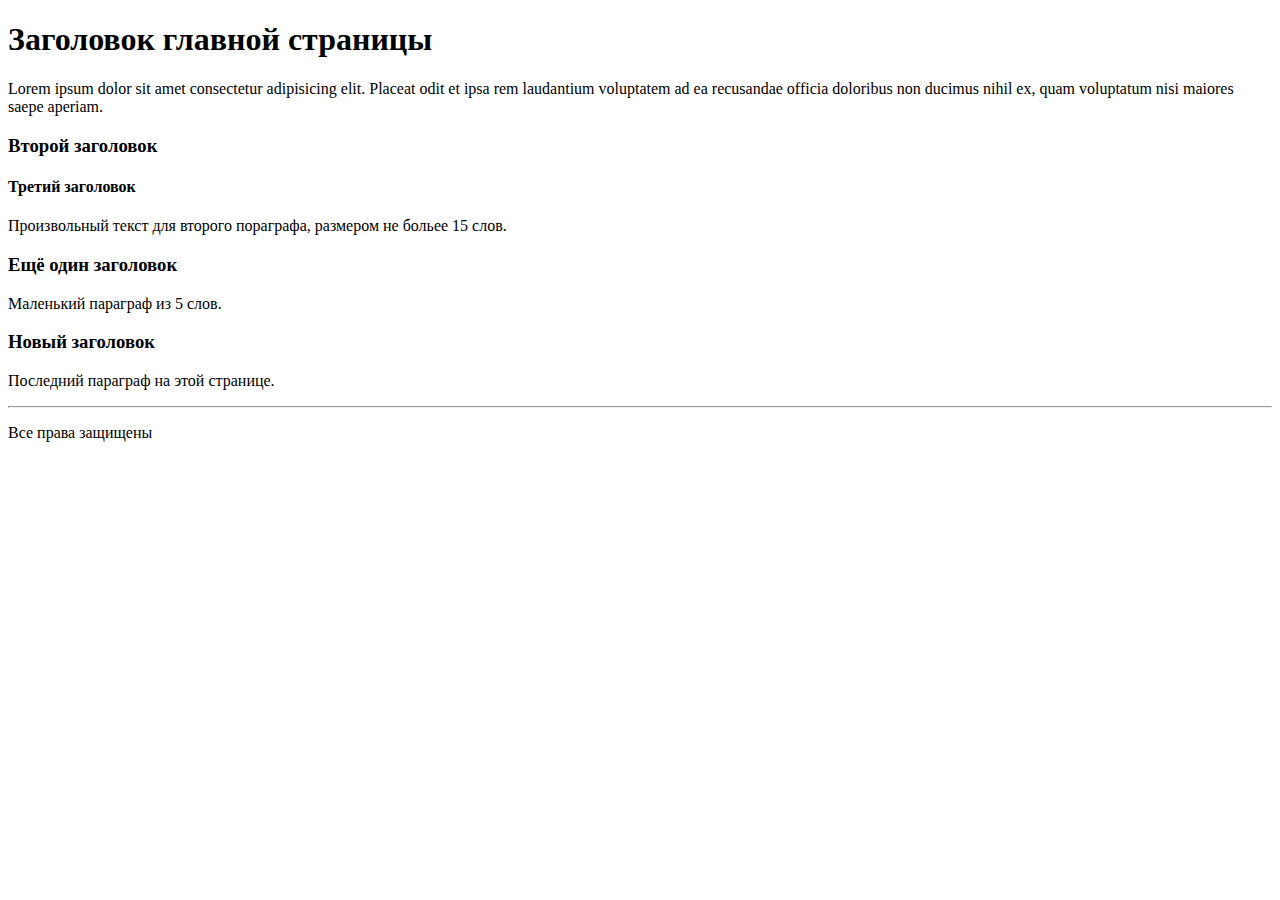
<file: lesson1/index.html>
<!DOCTYPE html>
<html lang="en">
<head>
    <meta charset="UTF-8">
    <meta http-equiv="X-UA-Compatible" content="IE=edge">
    <meta name="viewport" content="width=device-width, initial-scale=1.0">
    <title>Моя страница</title>
</head>
<body>
    <h1>Заголовок главной страницы</h1>
    <p>Lorem ipsum dolor sit amet consectetur adipisicing elit. Placeat odit et ipsa rem laudantium voluptatem ad ea recusandae officia doloribus non ducimus nihil ex, quam voluptatum nisi maiores saepe aperiam.</p>
    <h3>Второй заголовок</h3>
    <h4>Третий заголовок</h4>
    <p>Произвольный текст для второго пораграфа, размером не больее 15 слов.</p>
    <h3>Ещё один заголовок</h3>
    <p>Маленький параграф из 5 слов.</p>
    <h3>Новый заголовок</h3>
    <p>Последний параграф на этой странице.</p>
    <hr>
    <p>Все права защищены</p>

</body>
</html>
</file>
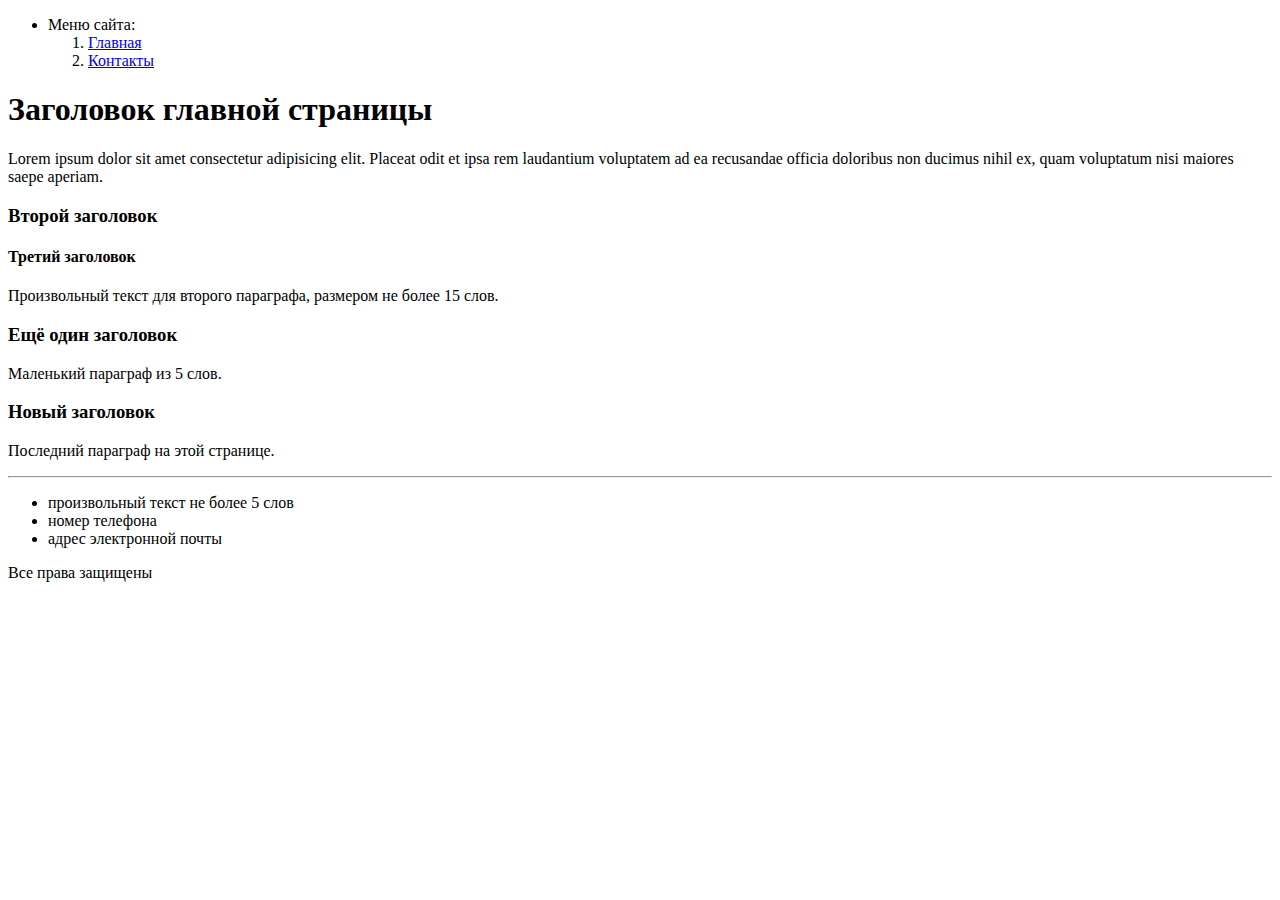
<file: lesson2/index.html>
<!DOCTYPE html>
<html lang="en">
<head>
    <meta charset="UTF-8">
    <meta http-equiv="X-UA-Compatible" content="IE=edge">
    <meta name="viewport" content="width=device-width, initial-scale=1.0">
    <title>Моя страница</title>
</head>
<body>
    <ul>
        <li>Меню сайта:</li>
        <ol>
            <li><a href="index.html">Главная</a></li>
            <li><a href="contacts.html">Контакты</a></li>
        </ol>
    </ul>
    <h1>Заголовок главной страницы</h1>
    <p>Lorem ipsum dolor sit amet consectetur adipisicing elit. Placeat odit et ipsa rem laudantium voluptatem ad ea recusandae officia doloribus non ducimus nihil ex, quam voluptatum nisi maiores saepe aperiam.</p>
    <h3>Второй заголовок</h3>
    <h4>Третий заголовок</h4>
    <p>Произвольный текст для второго параграфа, размером не более 15 слов.</p>
    <h3>Ещё один заголовок</h3>
    <p>Маленький параграф из 5 слов.</p>
    <h3>Новый заголовок</h3>
    <p>Последний параграф на этой странице.</p>
    <hr>
    <ul>
        <li>произвольный текст не более 5 слов</li>
        <li>номер телефона</li>
        <li>адрес электронной почты</li>
    </ul>
    <p>Все права защищены</p>

</body>
</html>
</file>
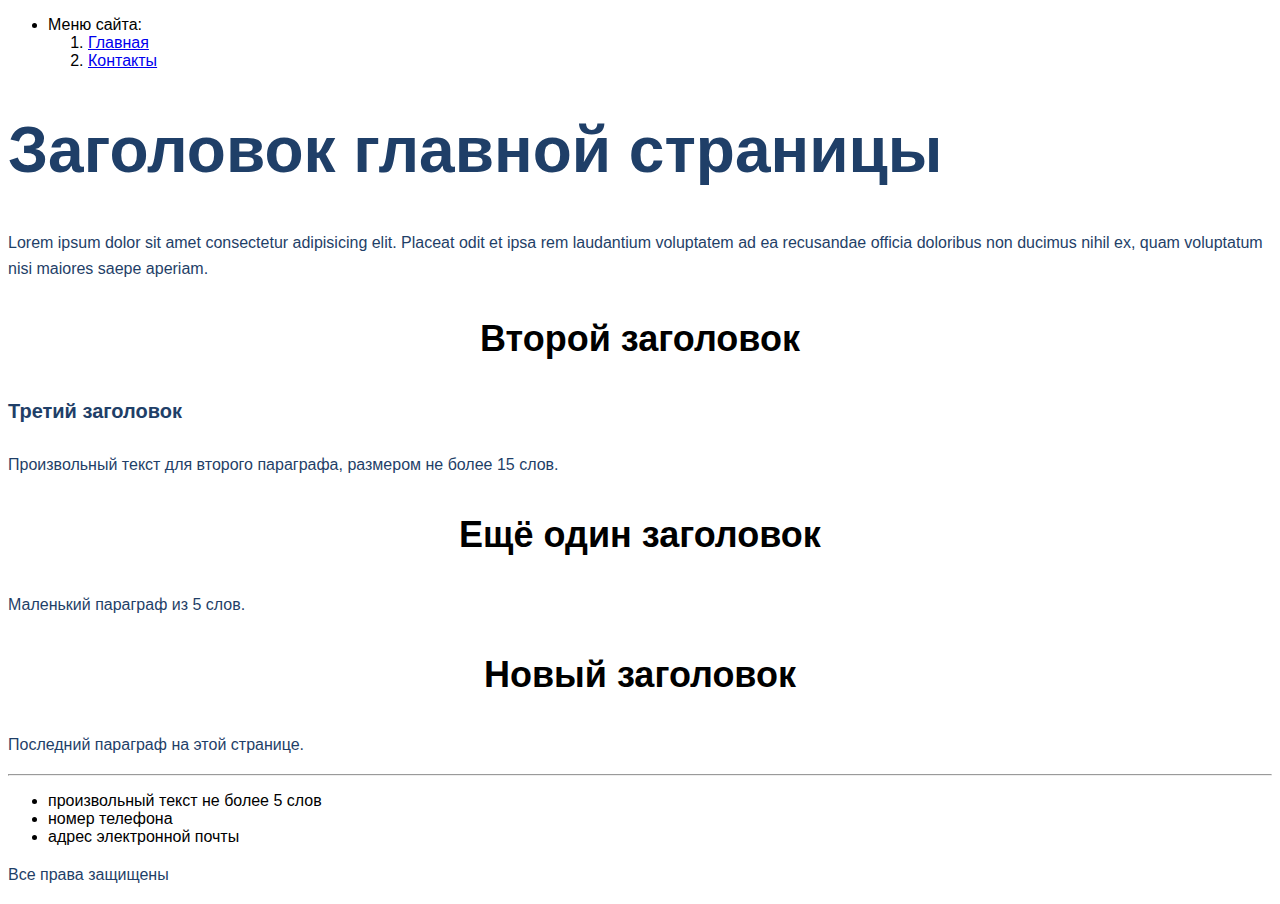
<file: lesson3/index.html>
<!DOCTYPE html>
<html lang="en">
<head>
    <meta charset="UTF-8">
    <meta http-equiv="X-UA-Compatible" content="IE=edge">
    <meta name="viewport" content="width=device-width, initial-scale=1.0">
    <title>Моя страница</title>
    <link rel="stylesheet" href="style.css">
</head>
<body>
    <ul>
        <li>Меню сайта:</li>
        <ol>
            <li><a href="index.html">Главная</a></li>
            <li><a href="contacts.html">Контакты</a></li>
        </ol>
    </ul>
    <h1 class="h1">Заголовок главной страницы</h1>
    <p class="p">Lorem ipsum dolor sit amet consectetur adipisicing elit. Placeat odit et ipsa rem laudantium voluptatem ad ea recusandae officia doloribus non ducimus nihil ex, quam voluptatum nisi maiores saepe aperiam.</p>
    <h3 class="h3">Второй заголовок</h3>
    <h4 class="h4" >Третий заголовок</h4>
    <p class="p">Произвольный текст для второго параграфа, размером не более 15 слов.</p>
    <h3 class="h3">Ещё один заголовок</h3>
    <p class="p">Маленький параграф из 5 слов.</p>
    <h3 class="h3">Новый заголовок</h3>
    <p class="p">Последний параграф на этой странице.</p>
    <hr>
    <ul>
        <li>произвольный текст не более 5 слов</li>
        <li>номер телефона</li>
        <li>адрес электронной почты</li>
    </ul>
    <p class="p">Все права защищены</p>

</body>
</html>
</file>
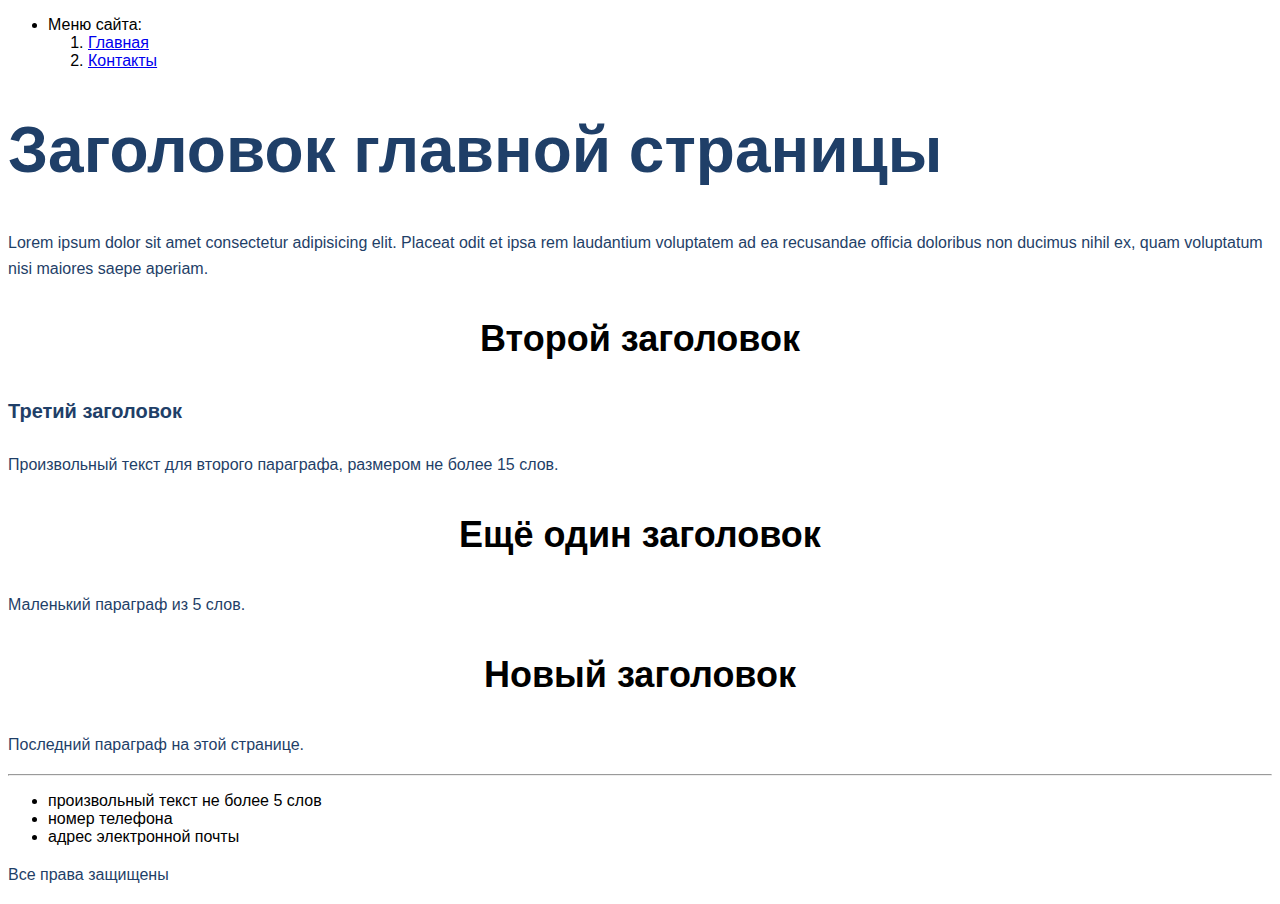
<file: lesson4/index.html>
<!DOCTYPE html>
<html lang="en">
<head>
    <meta charset="UTF-8">
    <meta http-equiv="X-UA-Compatible" content="IE=edge">
    <meta name="viewport" content="width=device-width, initial-scale=1.0">
    <title>Моя страница</title>
    <link rel="stylesheet" href="style.css">
</head>
<body>
    <div class="top">
        <div class="container">
            <ul class="header">
                <li>Меню сайта:</li>
                <ol>
                    <li><a href="index.html">Главная</a></li>
                    <li><a href="contacts.html">Контакты</a></li>
                </ol>
            </ul>
                <div class="top__info">
                    <h1 class="h1">Заголовок главной страницы</h1>
                    <p class="p">Lorem ipsum dolor sit amet consectetur adipisicing elit. Placeat odit et ipsa rem laudantium voluptatem ad ea recusandae officia doloribus non ducimus nihil ex, quam voluptatum nisi maiores saepe aperiam.</p>
                </div>
        </div>
    </div>
        <div class="what-we-do">
            <h3 class="h3">Второй заголовок</h3>
            <div class="card">
                <h4 class="h4" >Третий заголовок</h4>
            <p class="p">Произвольный текст для второго параграфа, размером не более 15 слов.</p>
            </div>
        </div>
        <div class="project">
                <h3 class="h3">Ещё один заголовок</h3>
            <p class="p">Маленький параграф из 5 слов.</p>
        </div>
        <div class="footer">
            <div class="footer__top">
                <div class="footer__text">
                    <h3 class="h3">Новый заголовок</h3>
                    <p class="p">Последний параграф на этой странице.</p>
                </div>
            </div>
            <hr>
              <div class="footer_bottom">
                <ul class="footer__info">
                    <li>произвольный текст не более 5 слов</li>
                    <li>номер телефона</li>
                    <li>адрес электронной почты</li>
                </ul>
            <div class="footer_copy">
                <p class="p">Все права защищены</p>
            </div>
              </div>  
        </div>
        
</body>
</html>
</file>
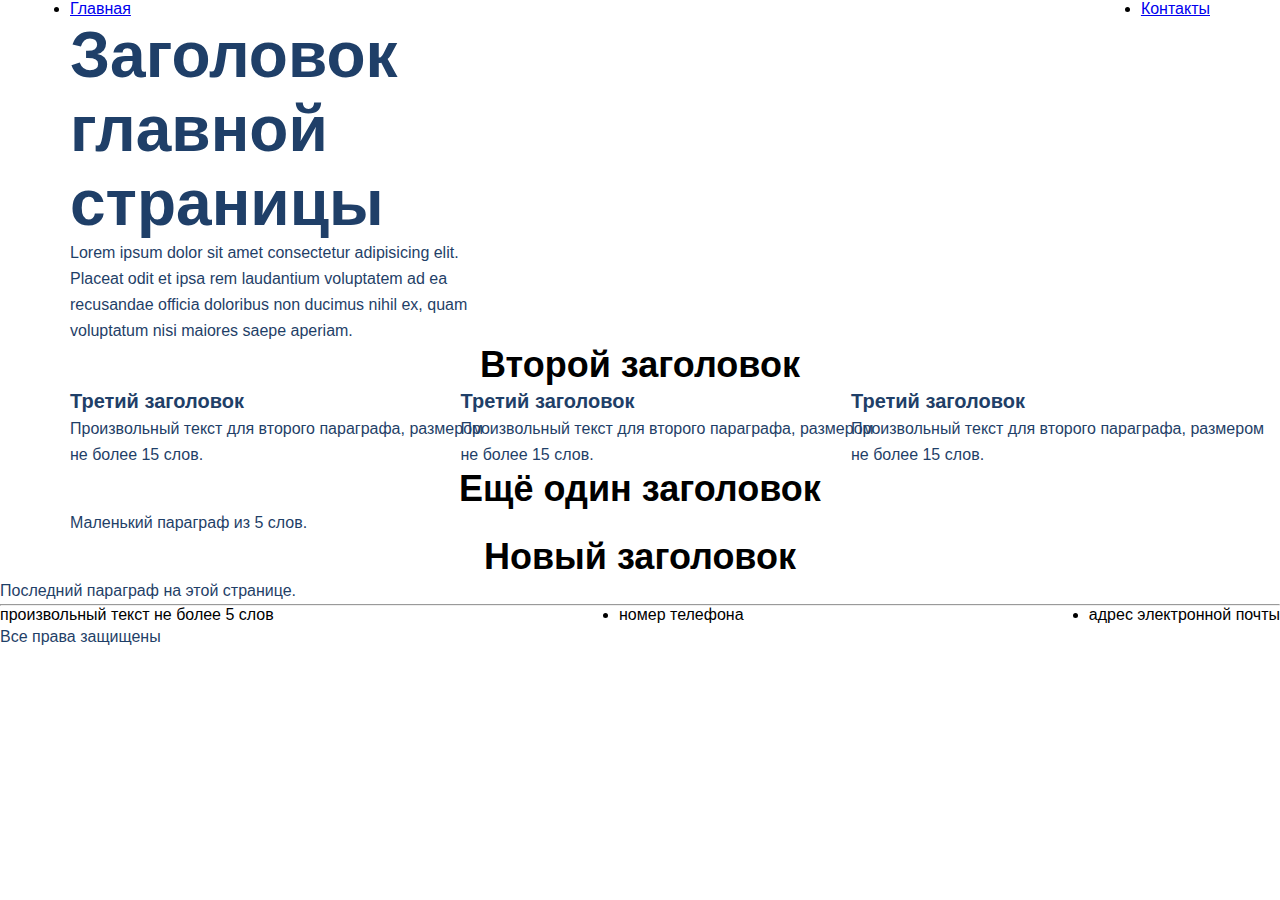
<file: lesson5/index.html>
<!DOCTYPE html>
<html lang="en">
<head>
    <meta charset="UTF-8">
    <meta http-equiv="X-UA-Compatible" content="IE=edge">
    <meta name="viewport" content="width=device-width, initial-scale=1.0">
    <title>Моя страница</title>
    <link rel="stylesheet" href="style.css">
</head>
<body>
    <div class="top">
        <div class="container">
            <ul class="header">
                <li><a href="index.html">Главная</a></li>
                <li><a href="contacts.html">Контакты</a></li>
            </ul>
                <div class="top__info">
                    <h1 class="h1">Заголовок главной страницы</h1>
                    <p class="p">Lorem ipsum dolor sit amet consectetur adipisicing elit. Placeat odit et ipsa rem laudantium voluptatem ad ea recusandae officia doloribus non ducimus nihil ex, quam voluptatum nisi maiores saepe aperiam.</p>
                </div>
        </div>
    </div>
        <div class="what-we-do container">
            <h3 class="h3">Второй заголовок</h3>
            <div class="card-box">
                <div class="card">
                    <h4 class="h4" >Третий заголовок</h4>
                <p class="p">Произвольный текст для второго параграфа, размером не более 15 слов.</p>
                </div>
                <div class="card">
                    <h4 class="h4" >Третий заголовок</h4>
                    <p class="p">Произвольный текст для второго параграфа, размером не более 15 слов.</p>
                </div>
                <div class="card">
                    <h4 class="h4" >Третий заголовок</h4>
                    <p class="p">Произвольный текст для второго параграфа, размером не более 15 слов.</p>
                </div>
            </div>
            
        </div>
        <div class="project container">
                <h3 class="h3">Ещё один заголовок</h3>
            <p class="p">Маленький параграф из 5 слов.</p>
        </div>
        <div class="footer">
            <div class="footer__top">
                <div class="footer__text">
                    <h3 class="h3">Новый заголовок</h3>
                    <p class="p">Последний параграф на этой странице.</p>
                </div>
            </div>
            <hr>
              <div class="footer_bottom">
                <ul class="footer__info">
                    <li>произвольный текст не более 5 слов</li>
                    <li>номер телефона</li>
                    <li>адрес электронной почты</li>
                </ul>
            <div class="footer_copy">
                <p class="p">Все права защищены</p>
            </div>
              </div>  
        </div>
        
</body>
</html>
</file>
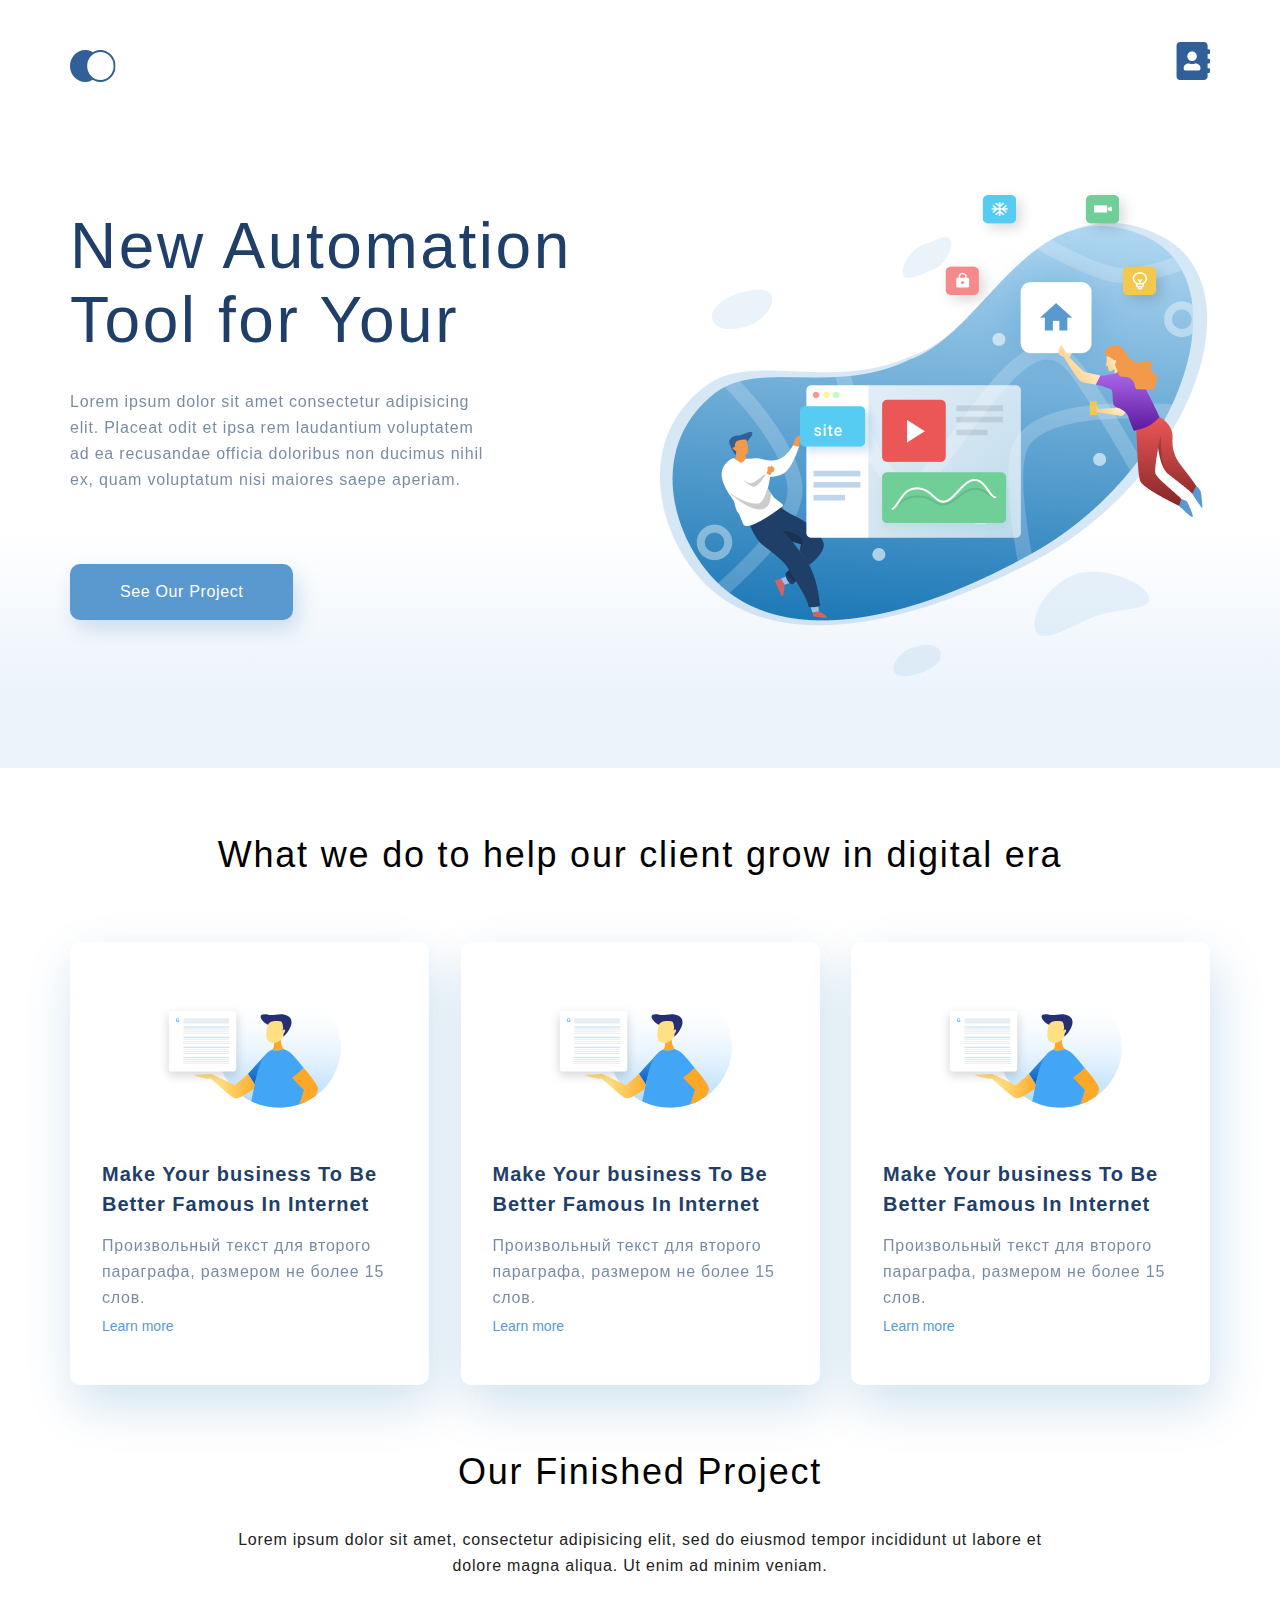
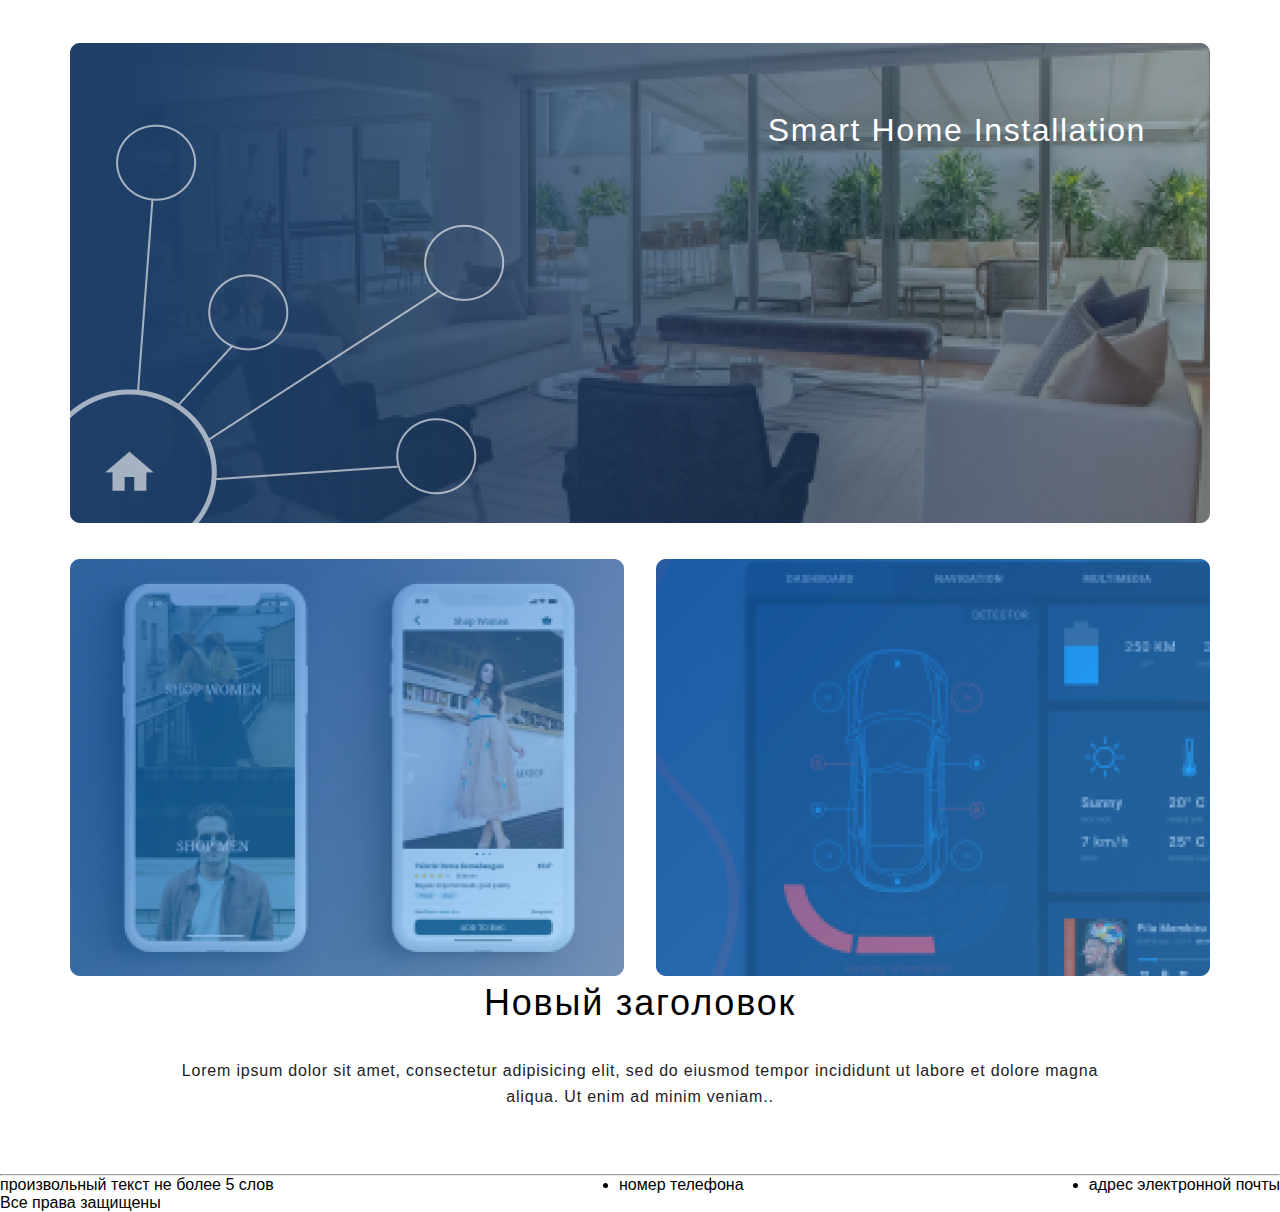
<file: lesson6/index.html>
<!DOCTYPE html>
<html lang="en">
<head>
    <meta charset="UTF-8">
    <meta http-equiv="X-UA-Compatible" content="IE=edge">
    <meta name="viewport" content="width=device-width, initial-scale=1.0">
    <title>Моя страница</title>
    <link rel="stylesheet" href="style.css">
</head>
<body>
    <div class="top">
        <div class="container top_box">
            <ul class="header">
                <li><a href="index.html"><img src="img/logo.svg" alt="logo"></a></li>
                <li><a href="contacts.html"><img src="img/contacts.svg" alt="contacts"></a></li>
            </ul>
                <div class="top__info">
                    <h1 class="h1">New Automation Tool for Your</h1>
                    <p class="text top_text">Lorem ipsum dolor sit amet consectetur adipisicing elit. Placeat odit et ipsa rem laudantium voluptatem ad ea recusandae officia doloribus non ducimus nihil ex, quam voluptatum nisi maiores saepe aperiam.</p>
                    <a href="#" class="top_button">See Our Project</a>
                </div>
        </div>
    </div>
        <div class="what-we-do container">
            <h3 class="h3">What we do to help our client grow in digital era</h3>
            <div class="card-box">
                <div class="card">
                    <img class="card_img" src="img/card-1.svg" alt="card 1">
                    <h4 class="h4" >Make Your business To Be Better Famous In Internet</h4>
                <p class="text">Произвольный текст для второго параграфа, размером не более 15 слов.</p>
                <a  class="card_link" href="#">Learn more</a>
                </div>
                <div class="card">
                    <img class="card_img" src="img/card-1.svg" alt="card 1">
                    <h4 class="h4" >Make Your business To Be Better Famous In Internet</h4>
                <p class="text">Произвольный текст для второго параграфа, размером не более 15 слов.</p>
                <a  class="card_link" href="#">Learn more</a>
                </div>
                <div class="card">
                    <img class="card_img" src="img/card-1.svg" alt="card 1">
                    <h4 class="h4" >Make Your business To Be Better Famous In Internet</h4>
                <p class="text">Произвольный текст для второго параграфа, размером не более 15 слов.</p>
                <a  class="card_link" href="#">Learn more</a>
                </div>
            </div>
        </div>
        <div class="project container">
                <h3 class="h3">Our Finished Project</h3>
            <p class="text text_project">Lorem ipsum dolor sit amet, consectetur adipisicing elit, sed do eiusmod tempor incididunt ut labore et dolore magna aliqua. Ut enim ad minim veniam.</p>
            <div class="project_item">
                <img class="project_img" src="img/project-1.png" alt="photo">
                <p class="project_text">Smart Home Installation</p>
            </div>
            <div class="project_parent">
                <div class="project_item project_item_margin">
                    <img class="project_img" src="img/project-2.png" alt="photo">
                </div>
                <div class="project_item">
                    <img class="project_img" src="img/project-3.png" alt="photo">
                </div>
            </div>
        </div>
        <div class="footer">
            <div class="footer__top">
                <div class="footer__text">
                    <h3 class="h3">Новый заголовок</h3>
                    <p class="text text_project">Lorem ipsum dolor sit amet, consectetur adipisicing elit, sed do eiusmod tempor incididunt ut labore et dolore magna aliqua. Ut enim ad minim veniam..</p>
                </div>
            </div>
            <hr>
              <div class="footer_bottom">
                <ul class="footer__info">
                    <li>произвольный текст не более 5 слов</li>
                    <li>номер телефона</li>
                    <li>адрес электронной почты</li>
                </ul>
            <div class="footer_copy">
                <p class="p">Все права защищены</p>
            </div>
              </div>  
        </div>
        
</body>
</html>
</file>
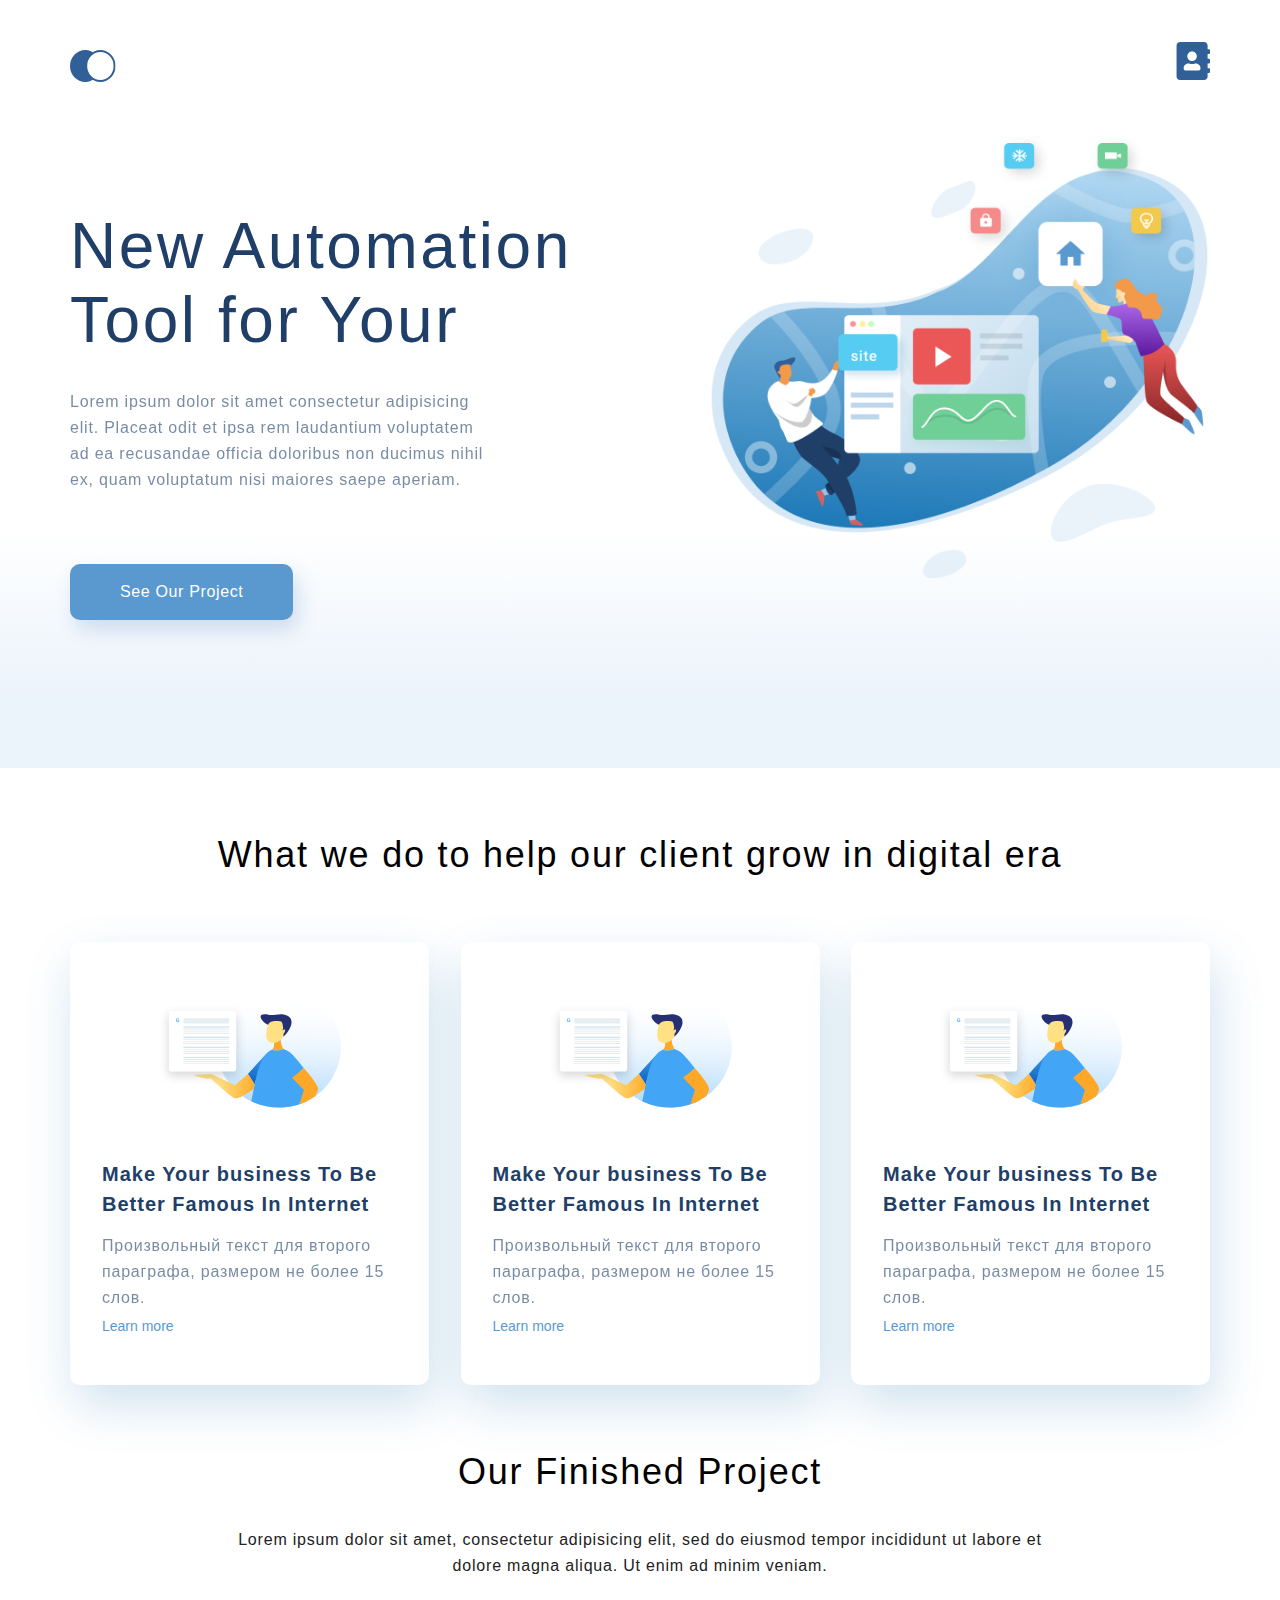
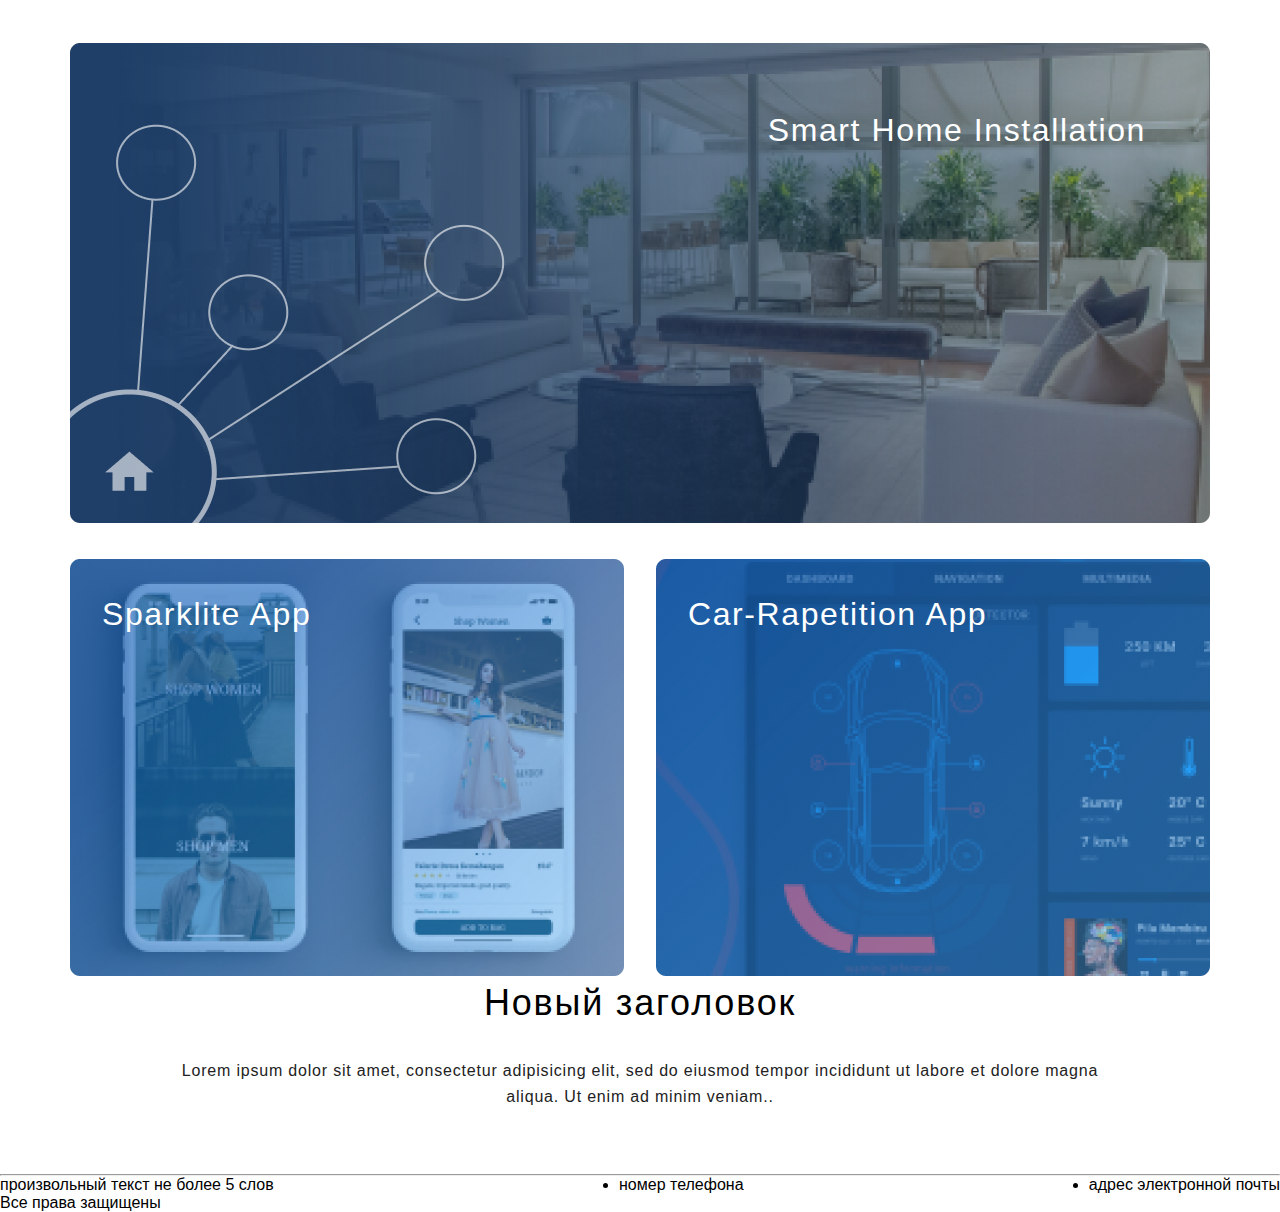
<file: lesson7/index.html>
<!DOCTYPE html>
<html lang="en">
<head>
    <meta charset="UTF-8">
    <meta http-equiv="X-UA-Compatible" content="IE=edge">
    <meta name="viewport" content="width=device-width, initial-scale=1.0">
    <title>Моя страница</title>
    <link rel="stylesheet" href="style.css">
</head>
<body>
    <div class="top">
        <div class="container top_box">
            <ul class="header">
                <li><a href="index.html"><img src="img/logo.svg" alt="logo"></a></li>
                <li><a href="contacts.html"><img src="img/contacts.svg" alt="contacts"></a></li>
            </ul>
                <div class="top__info">
                    <h1 class="h1">New Automation Tool for Your</h1>
                    <p class="text top_text">Lorem ipsum dolor sit amet consectetur adipisicing elit. Placeat odit et ipsa rem laudantium voluptatem ad ea recusandae officia doloribus non ducimus nihil ex, quam voluptatum nisi maiores saepe aperiam.</p>
                    <a href="#" class="top_button">See Our Project</a>
                </div>
        </div>
    </div>
        <div class="what-we-do container">
            <h3 class="h3">What we do to help our client grow in digital era</h3>
            <div class="card-box">
                <div class="card">
                    <img class="card_img" src="img/card-1.svg" alt="card 1">
                    <h4 class="h4" >Make Your business To Be Better Famous In Internet</h4>
                <p class="text">Произвольный текст для второго параграфа, размером не более 15 слов.</p>
                <a  class="card_link" href="#">Learn more</a>
                </div>
                <div class="card">
                    <img class="card_img" src="img/card-1.svg" alt="card 1">
                    <h4 class="h4" >Make Your business To Be Better Famous In Internet</h4>
                <p class="text">Произвольный текст для второго параграфа, размером не более 15 слов.</p>
                <a  class="card_link" href="#">Learn more</a>
                </div>
                <div class="card">
                    <img class="card_img" src="img/card-1.svg" alt="card 1">
                    <h4 class="h4" >Make Your business To Be Better Famous In Internet</h4>
                <p class="text">Произвольный текст для второго параграфа, размером не более 15 слов.</p>
                <a  class="card_link" href="#">Learn more</a>
                </div>
            </div>
        </div>
        <div class="project container">
                <h3 class="h3">Our Finished Project</h3>
            <p class="text text_project">Lorem ipsum dolor sit amet, consectetur adipisicing elit, sed do eiusmod tempor incididunt ut labore et dolore magna aliqua. Ut enim ad minim veniam.</p>
            <div class="project_item">
                <img class="project_img" src="img/project-1.png" alt="photo">
                <p class="project_text">Smart Home Installation</p>
            </div>
            <div class="project_parent">
                <div class="project_item project_item_margin">
                    <img class="project_img" src="img/project-2.png" alt="photo">
                    <p class="project_text project_text_mini">Sparklite App</p>
                </div>
                <div class="project_item">
                    <img class="project_img" src="img/project-3.png" alt="photo">
                    <p class="project_text project_text_mini">Car-Rapetition App</p>
                </div>
            </div>
        </div>
        <div class="footer">
            <div class="footer__top">
                <div class="footer__text">
                    <h3 class="h3">Новый заголовок</h3>
                    <p class="text text_project">Lorem ipsum dolor sit amet, consectetur adipisicing elit, sed do eiusmod tempor incididunt ut labore et dolore magna aliqua. Ut enim ad minim veniam..</p>
                </div>
            </div>
            <hr>
              <div class="footer_bottom">
                <ul class="footer__info">
                    <li>произвольный текст не более 5 слов</li>
                    <li>номер телефона</li>
                    <li>адрес электронной почты</li>
                </ul>
            <div class="footer_copy">
                <p class="p">Все права защищены</p>
            </div>
              </div>  
        </div>
        
</body>
</html>
</file>
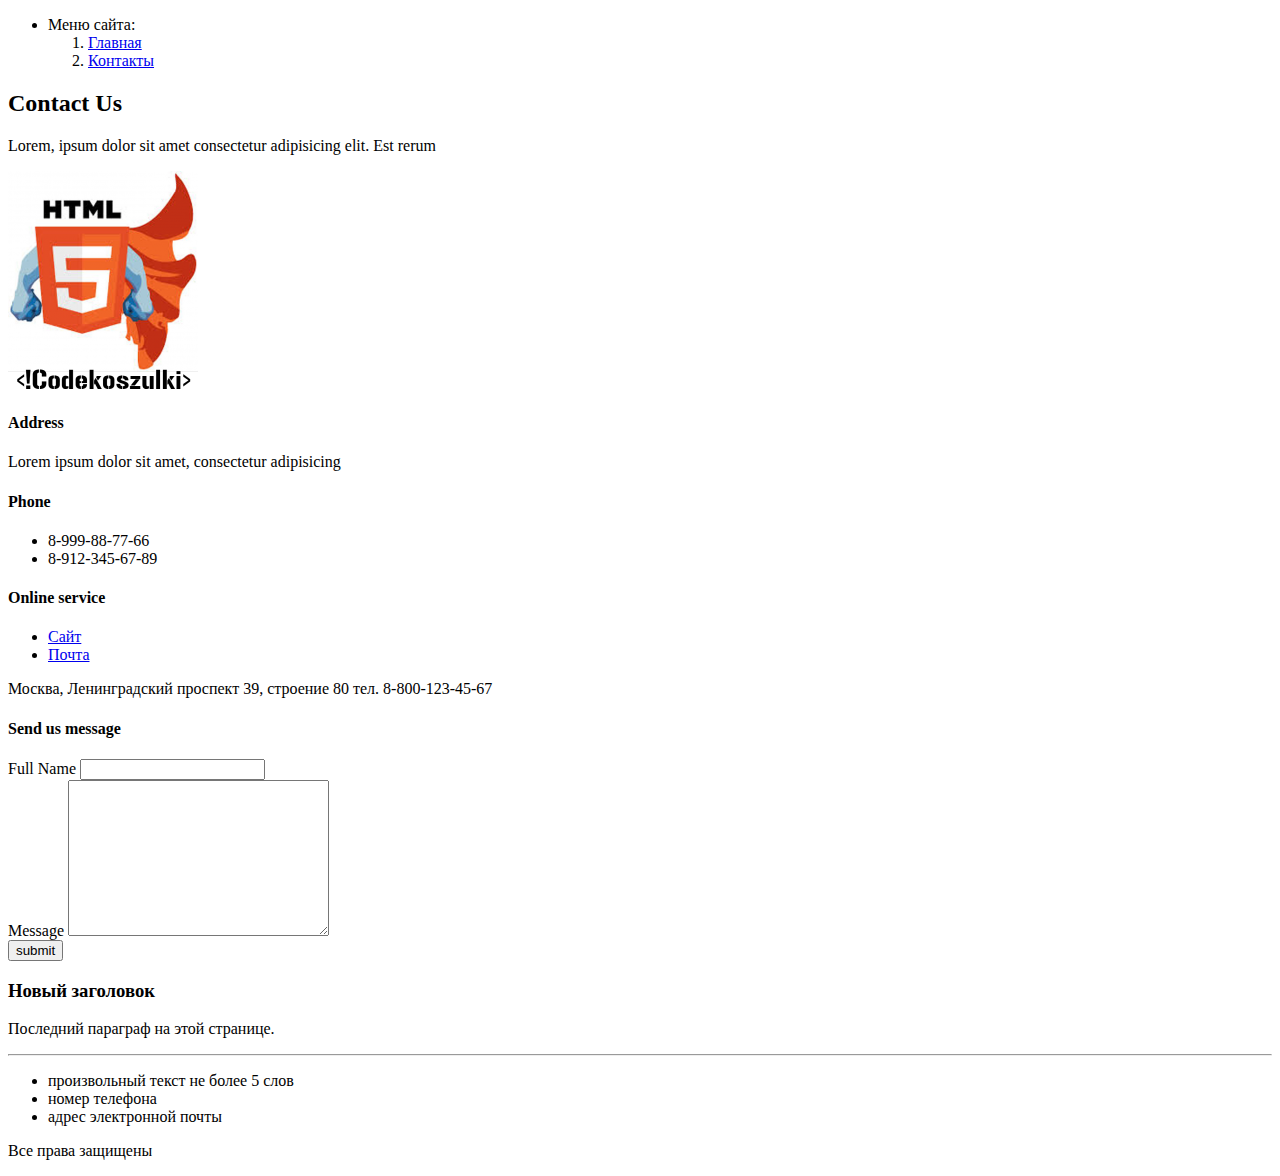
<file: lesson2/contacts.html>
<!DOCTYPE html>
<html lang="en">
<head>
    <meta charset="UTF-8">
    <meta http-equiv="X-UA-Compatible" content="IE=edge">
    <meta name="viewport" content="width=device-width, initial-scale=1.0">
    <title>Контакты</title>
</head>
<body>
    <ul>
        <li>Меню сайта:</li>
        <ol>
            <li><a href="index.html">Главная</a></li>
            <li><a href="contacts.html">Контакты</a></li>
        </ol>
    </ul>
    <h2>Contact Us</h2>
    <p>Lorem, ipsum dolor sit amet consectetur adipisicing elit. Est rerum</p>
    <img src="./img/1.png" alt="изображение">
    <h4>Address</h4>
    <p>Lorem ipsum dolor sit amet, consectetur adipisicing </p>
    <h4>Phone</h4>
    <ul>
        <li>8-999-88-77-66</li>
        <li>8-912-345-67-89</li>
    </ul>
    <h4>Online service</h4>
    <ul>
        <li><a href="Сайт">Сайт</a></li>
        <li><a href="Почта">Почта</a></li>
    </ul>
    <p>Москва, Ленинградский проспект 39, строение 80 тел. 8-800-123-45-67</p>
    <h4>Send us message</h4>
    Full Name <input type="text"> <br>
    Message <textarea name="" id="" cols="30" rows="10"></textarea><br>
    <button> submit</button><br>
    <script type="text/javascript" charset="utf-8" async src="https://api-maps.yandex.ru/services/constructor/1.0/js/?um=constructor%3Ab5e4efa0f1f74c569f25a532436e127dc5018c1cbad23c3137f903b0fb0e3f77&amp;width=613&amp;height=240&amp;lang=ru_RU&amp;scroll=true"></script>
    <h3>Новый заголовок</h3>
    <p>Последний параграф на этой странице.</p>
    <hr>
    <ul>
        <li>произвольный текст не более 5 слов</li>
        <li>номер телефона</li>
        <li>адрес электронной почты</li>
    </ul>
    <p>Все права защищены</p>
    
</body>
</html>
</file>
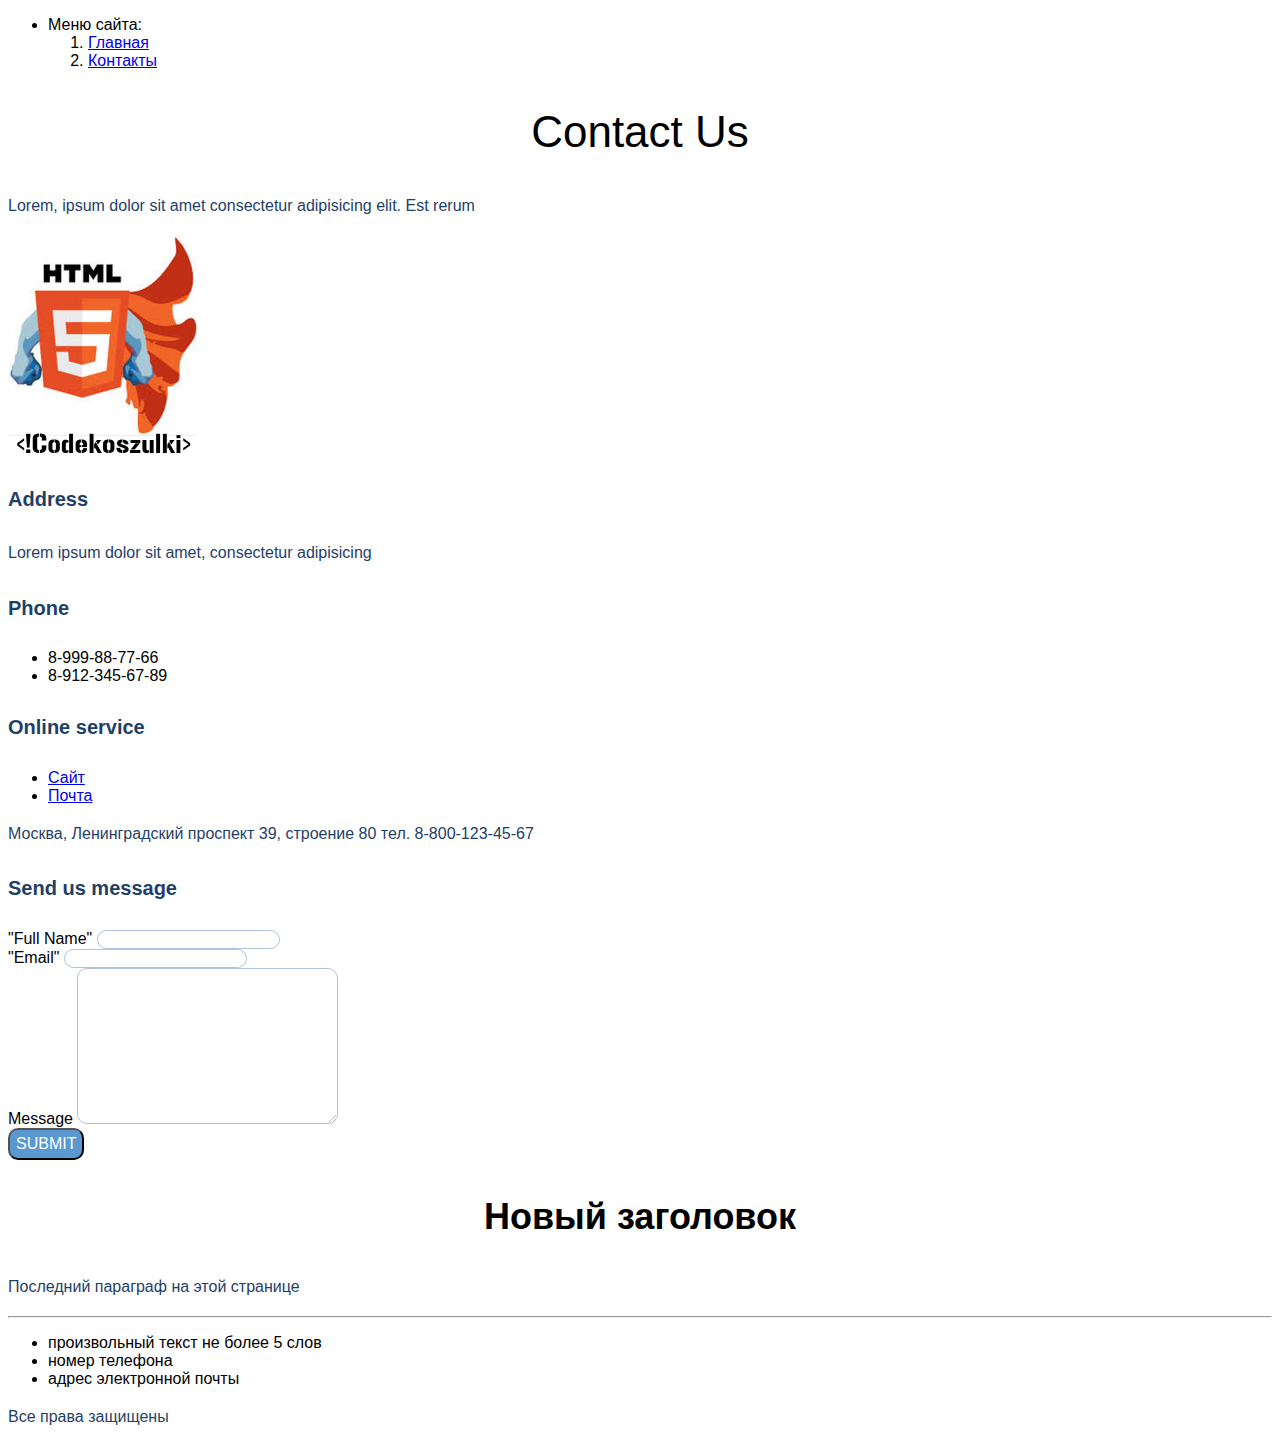
<file: lesson3/contacts.html>
<!DOCTYPE html>
<html lang="en">
<head>
    <meta charset="UTF-8">
    <meta http-equiv="X-UA-Compatible" content="IE=edge">
    <meta name="viewport" content="width=device-width, initial-scale=1.0">
    <title>Контакты</title>
    <link rel="stylesheet" href="style.css">
</head>
<body>
    <ul>
        <li>Меню сайта:</li>
        <ol>
            <li><a href="index.html">Главная</a></li>
            <li><a href="contacts.html">Контакты</a></li>
        </ol>
    </ul>
    <h2 class="h2">Contact Us</h2>
    <p class="p">Lorem, ipsum dolor sit amet consectetur adipisicing elit. Est rerum</p>
    <img src="./img/1.png" alt="изображение">
    <form action="#">
        <h4 class="h4">Address</h4>
        <p class="p">Lorem ipsum dolor sit amet, consectetur adipisicing </p>
        <h4 class="h4">Phone</h4>
        <ul>
            <li>8-999-88-77-66</li>
            <li>8-912-345-67-89</li>
        </ul>
        <h4 class="h4">Online service</h4>
        <ul>
            <li><a href="Сайт">Сайт</a></li>
            <li><a href="Почта">Почта</a></li>
        </ul>
        <p class="p">Москва, Ленинградский проспект 39, строение 80 тел. 8-800-123-45-67</p>
        <h4 class="h4">Send us message</h4>
        "Full Name" <input type="text" class="input"> <br>
        "Email" <input type="email" class="input"> <br>
        Message <textarea name="" id="" cols="30" rows="10" class="input"></textarea><br>
        <button class="button"> submit</button><br>
    </form>
    <script type="text/javascript" charset="utf-8" async src="https://api-maps.yandex.ru/services/constructor/1.0/js/?um=constructor%3Ab5e4efa0f1f74c569f25a532436e127dc5018c1cbad23c3137f903b0fb0e3f77&amp;width=613&amp;height=240&amp;lang=ru_RU&amp;scroll=true"></script>
    <h3 class="h3">Новый заголовок</h3>
    <p class="p">Последний параграф на этой странице</p>
    <hr>
    <ul>
        <li>произвольный текст не более 5 слов</li>
        <li>номер телефона</li>
        <li>адрес электронной почты</li>
    </ul>
    <p class="p">Все права защищены</p>
    
</body>
</html>
</file>
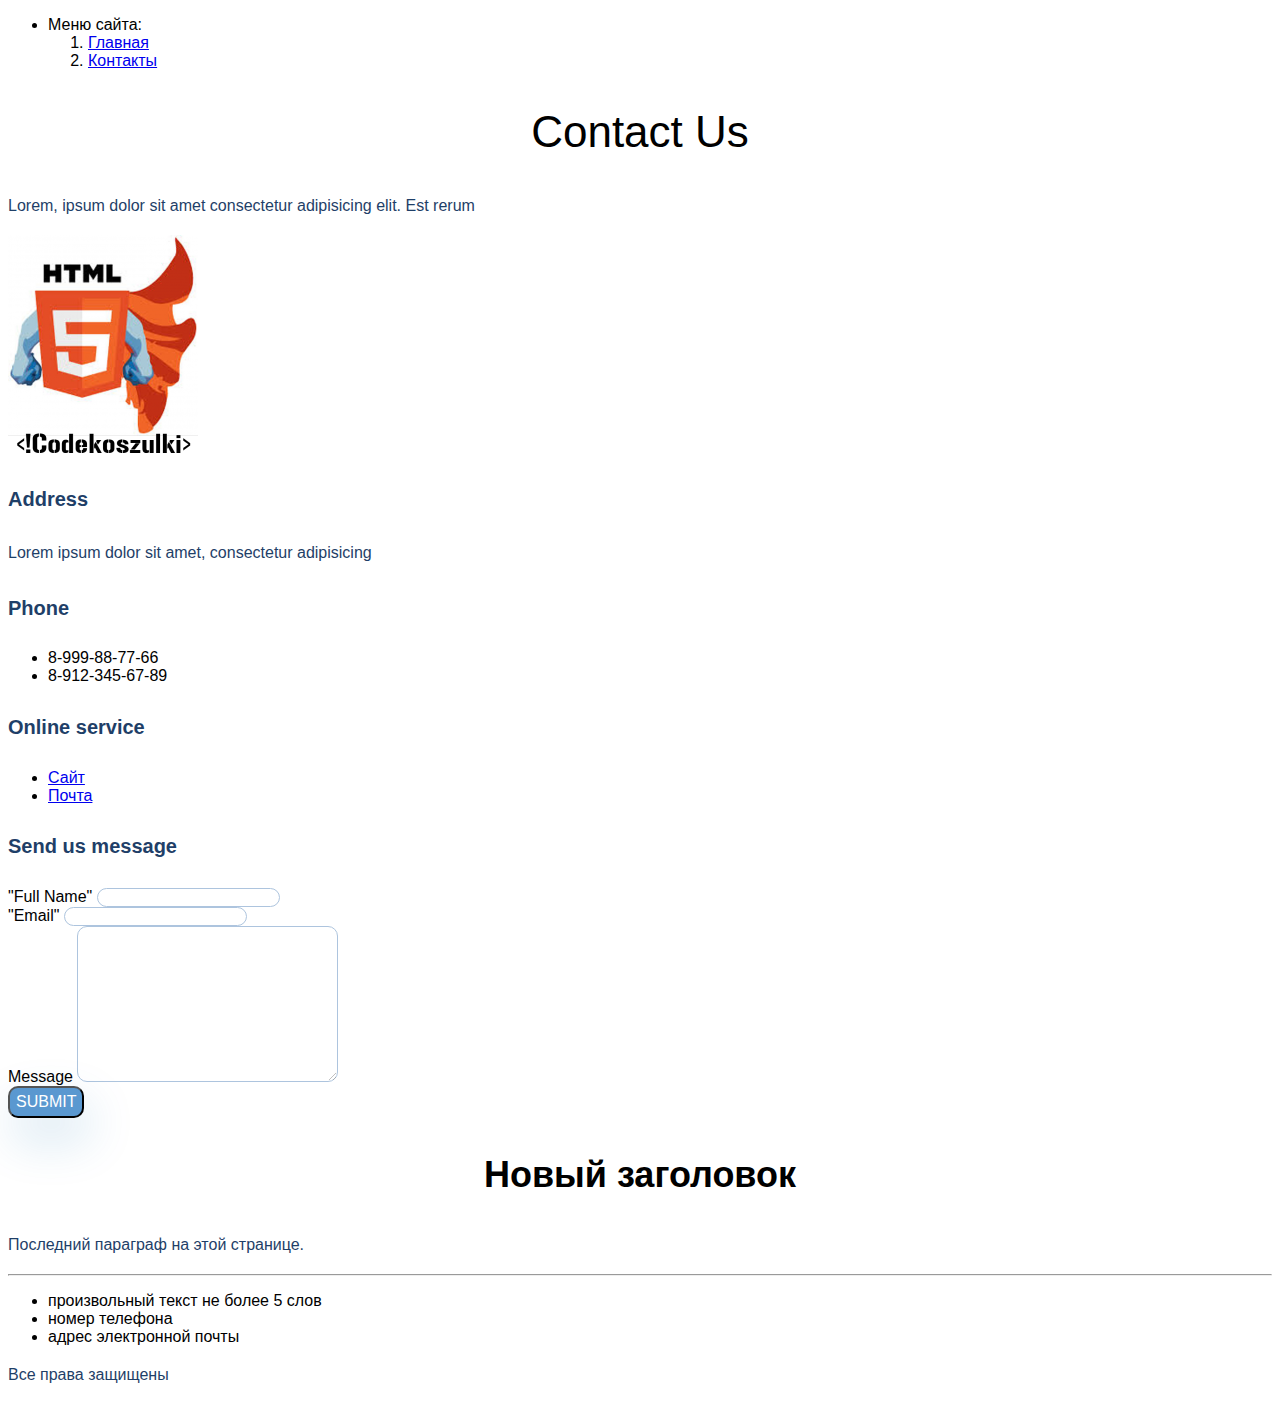
<file: lesson4/contacts.html>
<!DOCTYPE html>
<html lang="en">
<head>
    <meta charset="UTF-8">
    <meta http-equiv="X-UA-Compatible" content="IE=edge">
    <meta name="viewport" content="width=device-width, initial-scale=1.0">
    <title>Контакты</title>
    <link rel="stylesheet" href="style.css">
</head>
<body>
        <ul class="header">
            <li>Меню сайта:</li>
            <ol>
                <li><a href="index.html">Главная</a></li>
                <li><a href="contacts.html">Контакты</a></li>
            </ol>
        </ul>
    <div class="contacts-header">
        <h2 class="h2">Contact Us</h2>
        <p class="p">Lorem, ipsum dolor sit amet consectetur adipisicing elit. Est rerum</p>
    </div>
    
    
    
        <form action="#">
        <div class="contacts-info">
            <img src="./img/1.png" alt="изображение">
            <h4 class="h4">Address</h4>
            <p class="p">Lorem ipsum dolor sit amet, consectetur adipisicing </p>
            <h4 class="h4">Phone</h4>
            <ul>
                <li>8-999-88-77-66</li>
                <li>8-912-345-67-89</li>
            </ul>
            <h4 class="h4">Online service</h4>
            <ul>
                <li><a href="Сайт">Сайт</a></li>
                <li><a href="Почта">Почта</a></li>
            </ul>
        </div>
        <div class="form">
            <h4 class="h4">Send us message</h4>
            "Full Name" <input type="text" class="input"> <br>
            "Email" <input type="email" class="input"> <br>
            Message <textarea name="" id="" cols="30" rows="10" class="input"></textarea><br>
            <button class="button"> submit</button><br>
        </div>
        </form>
    <script type="text/javascript" charset="utf-8" async src="https://api-maps.yandex.ru/services/constructor/1.0/js/?um=constructor%3Ab5e4efa0f1f74c569f25a532436e127dc5018c1cbad23c3137f903b0fb0e3f77&amp;width=613&amp;height=240&amp;lang=ru_RU&amp;scroll=true"></script>
    <div class="footer">
        <div class="footer__top">
            <div class="footer__text">
                <h3 class="h3">Новый заголовок</h3>
                <p class="p">Последний параграф на этой странице.</p>
            </div>
        </div>
        <hr>
          <div class="footer_bottom">
            <ul class="footer__info">
                <li>произвольный текст не более 5 слов</li>
                <li>номер телефона</li>
                <li>адрес электронной почты</li>
            </ul>
        <div class="footer_copy">
            <p class="p">Все права защищены</p>
        </div>
          </div>  
    </div>    
</body>
</html>
</file>
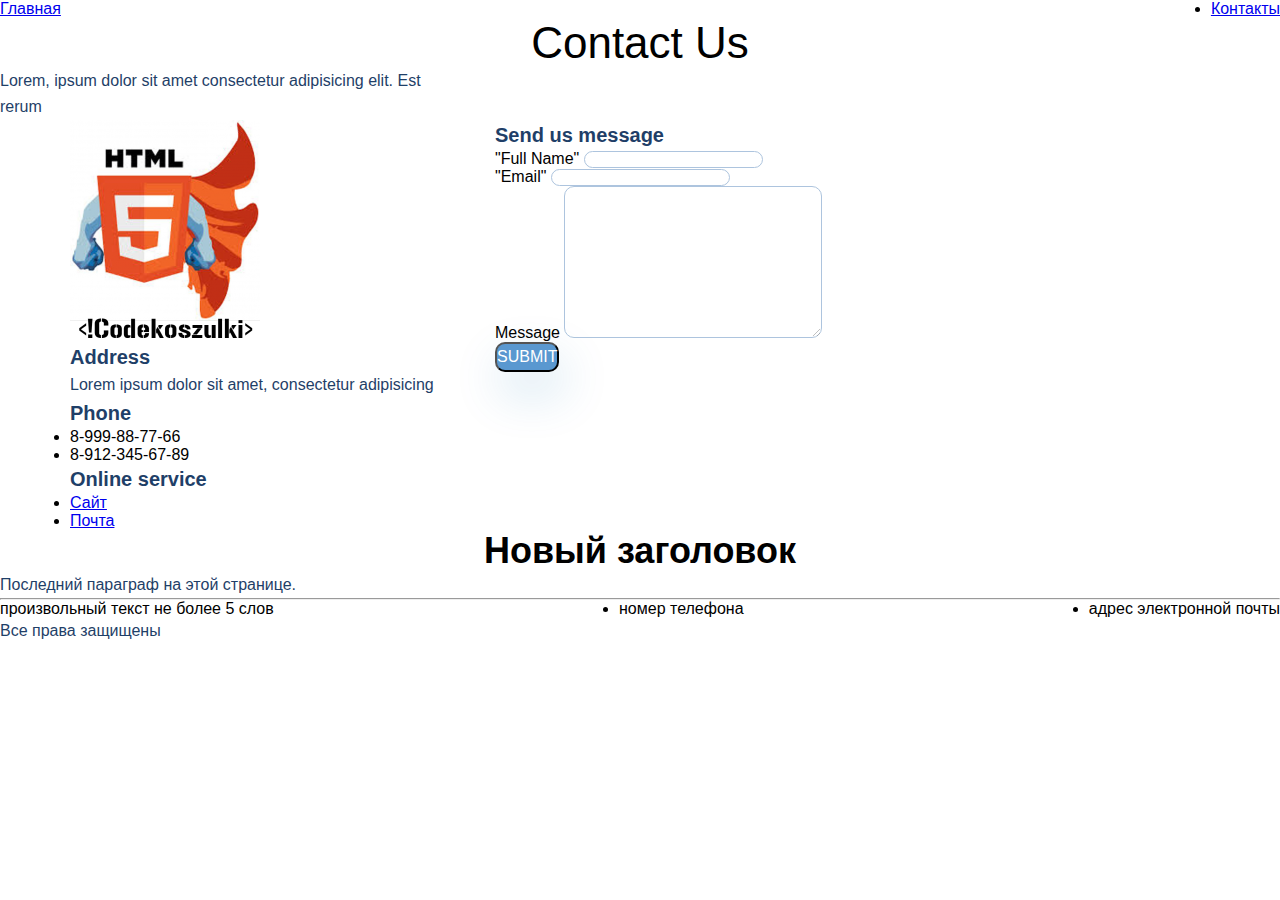
<file: lesson5/contacts.html>
<!DOCTYPE html>
<html lang="en">
<head>
    <meta charset="UTF-8">
    <meta http-equiv="X-UA-Compatible" content="IE=edge">
    <meta name="viewport" content="width=device-width, initial-scale=1.0">
    <title>Контакты</title>
    <link rel="stylesheet" href="style.css">
</head>
<body>
        <ul class="header">
            <li><a href="index.html">Главная</a></li>
            <li><a href="contacts.html">Контакты</a></li>
        </ul>
    <div class="contacts-header">
        <h2 class="h2">Contact Us</h2>
        <p class="p">Lorem, ipsum dolor sit amet consectetur adipisicing elit. Est rerum</p>
    </div>
    
    
    
        <form action="#" class="container main">
        <div class="contacts-info">
            <img src="./img/1.png" alt="изображение">
            <h4 class="h4">Address</h4>
            <p class="p">Lorem ipsum dolor sit amet, consectetur adipisicing </p>
            <h4 class="h4">Phone</h4>
            <ul>
                <li>8-999-88-77-66</li>
                <li>8-912-345-67-89</li>
            </ul>
            <h4 class="h4">Online service</h4>
            <ul>
                <li><a href="Сайт">Сайт</a></li>
                <li><a href="Почта">Почта</a></li>
            </ul>
        </div>
        <div class="form">
            <h4 class="h4">Send us message</h4>
            "Full Name" <input type="text" class="input"> <br>
            "Email" <input type="email" class="input"> <br>
            Message <textarea name="" id="" cols="30" rows="10" class="input"></textarea><br>
            <button class="button"> submit</button><br>
        </div>
        </form>
        <div class="container">
            <script type="text/javascript" charset="utf-8" async src="https://api-maps.yandex.ru/services/constructor/1.0/js/?um=constructor%3Ab5e4efa0f1f74c569f25a532436e127dc5018c1cbad23c3137f903b0fb0e3f77&amp;width=100%&amp;height=240&amp;lang=ru_RU&amp;scroll=true"></script>
        </div>
    
    <div class="footer">
        <div class="footer__top">
            <div class="footer__text">
                <h3 class="h3">Новый заголовок</h3>
                <p class="p">Последний параграф на этой странице.</p>
            </div>
        </div>
        <hr>
          <div class="footer_bottom">
            <ul class="footer__info">
                <li>произвольный текст не более 5 слов</li>
                <li>номер телефона</li>
                <li>адрес электронной почты</li>
            </ul>
        <div class="footer_copy">
            <p class="p">Все права защищены</p>
        </div>
          </div>  
    </div>    
</body>
</html>
</file>
<file: lesson3/style.css>
body{
    font-family: sans-serif;
}
.p{
    font-size: 16px;
    line-height: 26px;
    color: #1F3F68;
}
.h1{
    font-size: 64px;
    color: #1F3F68;
}
.h2{
    font-weight: 500;
    font-size: 44px;
    text-align: center;
}
.h3{
    font-size: 36px;
    text-align: center;
}
.h4{
    font-size: 20px;
    line-height: 30px;
    color: #1F3F68;
}
.input{
    border: 1px solid #356EAD;
    box-sizing: border-box;
    border-radius: 10px;
    opacity: 0.4;
}
.button{
    background: #5A98D0;
    box-shadow: 5px 20px 50px rgba(16, g112reen, b177lue, 0.2);
    border-radius: 10px;
    font-weight: 500;
    font-size: 16px;
    line-height: 26px;
    text-align: center;
    color: #FFFFFF;
    text-transform: uppercase;
}
</file>
<file: lesson4/style.css>
body{
    font-family: sans-serif;
}
.p{
    font-size: 16px;
    line-height: 26px;
    color: #1F3F68;
}
.h1{
    font-size: 64px;
    color: #1F3F68;
}
.h2{
    font-weight: 500;
    font-size: 44px;
    text-align: center;
}
.h3{
    font-size: 36px;
    text-align: center;
}
.h4{
    font-size: 20px;
    line-height: 30px;
    color: #1F3F68;
}
.input{
    border: 1px solid #356EAD;
    box-sizing: border-box;
    border-radius: 10px;
    opacity: 0.4;
}
.button{
    background: #5A98D0;
    box-shadow: 5px 20px 50px rgba(16, 112, 177, 0.2);
    border-radius: 10px;
    font-weight: 500;
    font-size: 16px;
    line-height: 26px;
    text-align: center;
    color: #FFFFFF;
    text-transform: uppercase;
}
</file>
<file: lesson5/style.css>
*{
    margin: 0;
    padding: 0;
}
body{
    font-family: sans-serif;
}
.container{
width: 1140px;
margin: 0 auto;
}
.header{
    display: flex;
    justify-content: space-between;
}
.p{
    width: 425px;
    font-size: 16px;
    line-height: 26px;
    color: #1F3F68;
}
.h1{
    width: 510px;
    font-size: 64px;
    color: #1F3F68;
}
.card-box{
    display: flex;
    justify-content: space-between;
}
.card{
    width: 359px;
}
.h2{
    font-weight: 500;
    font-size: 44px;
    text-align: center;
}
.h3{
    font-size: 36px;
    text-align: center;
}
.h4{
    font-size: 20px;
    line-height: 30px;
    color: #1F3F68;
}
.footer__info{
    display: flex;
    justify-content: space-between;
}
.main{
    display: flex;
}
.input{
    border: 1px solid #356EAD;
    box-sizing: border-box;
    border-radius: 10px;
    opacity: 0.4;
}
.button{
    background: #5A98D0;
    box-shadow: 5px 20px 50px rgba(16, 112, 177, 0.2);
    border-radius: 10px;
    font-weight: 500;
    font-size: 16px;
    line-height: 26px;
    text-align: center;
    color: #FFFFFF;
    text-transform: uppercase;
}
</file>
<file: lesson6/style.css>
*{
    margin: 0;
    padding: 0;
}
body{
    font-family: sans-serif;
}
.container{
width: 1140px;
margin: 0 auto;
}
.top{
    height: 768px;
    background: linear-gradient(0deg, #EBF3FB 8.84%, rgba(152, 195, 232, 0) 31.12%);
}
.top_box{
    display: flex;
    flex-direction: column;
    height: 100%;
}
.top__info{
    padding-top: 115px;
    flex-grow: 1;
    background-image: url(img/top_back.png);
    background-repeat: no-repeat;
    background-position: right center;
}
.header{
    display: flex;
    justify-content: space-between;
    list-style-type: none;
    padding-top: 42px;
}
.text{
    font-size: 16px;
    line-height: 26px;
    color: #1F3F68;
    letter-spacing: 0.05em;
    opacity: 0.6;
}
.top_text{
    width: 425px;
}
.text_project{
    width: 75%;
    margin: 32px auto 64px;
    color: #222222;
    opacity: 1;
    text-align: center;

}
.h1{
    width: 510px;
    font-size: 64px;
    color: #1F3F68;
    font-weight: 300;
    line-height: 74px;
    letter-spacing: 0.04em;
    margin-bottom: 32px;
}
.top_button{
    font-size: 16px;
    line-height: 26px;
    text-align: center;
    letter-spacing: 0.04em;
    color: #FFFFFF;
    background: #5A98D0;
    box-shadow: 5px 10px 20px rgba(53, 110, 173, 0.2);
    border-radius: 10px;
    padding: 15px 50px;
    text-decoration: none;
    display: inline-block;
    margin-top: 71px;
}
.card-box{
    display: flex;
    justify-content: space-between;
    padding-top: 64px;
    padding-bottom: 64px;
}
.card{
    width: 359px;
    padding: 44px 32px;
    box-sizing: border-box;
    background: #FFFFFF;
    box-shadow: 5px 20px 50px rgba(16, 112, 177, 0.2);
    border-radius: 10px;
    display: flex;
    flex-direction: column;
}
.card_link{
    font-weight: 400;
    font-size: 14px;
    line-height: 30px;
    color: #5A98D0;
    text-decoration: none;
}
.card_img{
    align-self: center;
    margin-bottom: 51px;
}
.project{

}
.project_img{
    width: 100%;
}
.project_item{
    position: relative;
    flex-grow: 1;
}
.project_item_margin{
    margin-right: 32px;
}
.project_parent{
    display: flex;
    justify-content: space-between;
    margin-top: 32px;

}
.project_text{
    font-size: 32px;
    line-height: 46px;
    text-align: right;
    letter-spacing: 0.05em;
    color: #FFFFFF;
    position: absolute;
    top: 64px;
    right: 64px;
}
.h2{
    font-weight: 500;
    font-size: 44px;
    text-align: center;
}
.h3{
    font-size: 36px;
    text-align: center;
    font-weight: 300;
    line-height: 46px;
    letter-spacing: 0.05em;
}
.what-we-do{
    padding-top: 64px;
}
.h4{
    font-size: 20px;
    line-height: 30px;
    color: #1F3F68;
    letter-spacing: 0.05em;
    margin-bottom: 14px;
}
.footer__info{
    display: flex;
    justify-content: space-between;
}
.main{
    display: flex;
}
.input{
    border: 1px solid #356EAD;
    box-sizing: border-box;
    border-radius: 10px;
    opacity: 0.4;
}
.button{
    background: #5A98D0;
    box-shadow: 5px 20px 50px rgba(16, 112, 177, 0.2);
    border-radius: 10px;
    font-weight: 500;
    font-size: 16px;
    line-height: 26px;
    text-align: center;
    color: #FFFFFF;
    text-transform: uppercase;
}
</file>
<file: lesson7/style.css>
*{
    margin: 0;
    padding: 0;
}
body{
    font-family: sans-serif;
}
.container{
max-width: 1140px;
margin: 0 auto;
}
.top{
    min-height: 768px;
    background: linear-gradient(0deg, #EBF3FB 8.84%, rgba(152, 195, 232, 0) 31.12%);
}
.top_box{
    display: flex;
    flex-direction: column;
    height: 100%;
}
.top__info{
    padding-top: 115px;
    flex-grow: 1;
    background-image: url(img/top_back.png);
    background-repeat: no-repeat;
    background-position: right center;
    background-size: 44%;
}
.header{
    display: flex;
    justify-content: space-between;
    list-style-type: none;
    padding-top: 42px;
}
.text{
    font-size: 16px;
    line-height: 26px;
    color: #1F3F68;
    letter-spacing: 0.05em;
    opacity: 0.6;
}
.top_text{
    width: 425px;
}
.text_project{
    width: 75%;
    margin: 32px auto 64px;
    color: #222222;
    opacity: 1;
    text-align: center;

}
.h1{
    width: 510px;
    font-size: 64px;
    color: #1F3F68;
    font-weight: 300;
    line-height: 74px;
    letter-spacing: 0.04em;
    margin-bottom: 32px;
}
.top_button{
    font-size: 16px;
    line-height: 26px;
    text-align: center;
    letter-spacing: 0.04em;
    color: #FFFFFF;
    background: #5A98D0;
    box-shadow: 5px 10px 20px rgba(53, 110, 173, 0.2);
    border-radius: 10px;
    padding: 15px 50px;
    text-decoration: none;
    display: inline-block;
    margin-top: 71px;
}
.card-box{
    display: flex;
    justify-content: space-between;
    padding-top: 64px;
    padding-bottom: 64px;
}
.card{
    width: 359px;
    padding: 44px 32px;
    box-sizing: border-box;
    background: #FFFFFF;
    box-shadow: 5px 20px 50px rgba(16, 112, 177, 0.2);
    border-radius: 10px;
    display: flex;
    flex-direction: column;
}
.card_link{
    font-weight: 400;
    font-size: 14px;
    line-height: 30px;
    color: #5A98D0;
    text-decoration: none;
}
.card_img{
    align-self: center;
    margin-bottom: 51px;
}
.project{

}
.project_img{
    width: 100%;
}
.project_item{
    position: relative;
    flex-grow: 1;
}
.project_item_margin{
    margin-right: 32px;
}
.project_parent{
    display: flex;
    justify-content: space-between;
    margin-top: 32px;

}
.project_text{
    font-size: 32px;
    line-height: 46px;
    text-align: right;
    letter-spacing: 0.05em;
    color: #FFFFFF;
    position: absolute;
    top: 64px;
    right: 64px;
}
.project_text_mini{
    right: auto;
    left: 32px;
    top: 32px;
    text-align: left;
}
.h2{
    font-weight: 500;
    font-size: 44px;
    text-align: center;
}
.h3{
    font-size: 36px;
    text-align: center;
    font-weight: 300;
    line-height: 46px;
    letter-spacing: 0.05em;
}
.what-we-do{
    padding-top: 64px;
}
.h4{
    font-size: 20px;
    line-height: 30px;
    color: #1F3F68;
    letter-spacing: 0.05em;
    margin-bottom: 14px;
}
.footer__info{
    display: flex;
    justify-content: space-between;
}
.main{
    display: flex;
}
.input{
    border: 1px solid #356EAD;
    box-sizing: border-box;
    border-radius: 10px;
    opacity: 0.4;
}
.button{
    background: #5A98D0;
    box-shadow: 5px 20px 50px rgba(16, 112, 177, 0.2);
    border-radius: 10px;
    font-weight: 500;
    font-size: 16px;
    line-height: 26px;
    text-align: center;
    color: #FFFFFF;
    text-transform: uppercase;
}
@media (max-width: 1024px){
    .container{
        padding-left: 32px;
        padding-right: 32px;
    }
    .top__info{
        background-position: right 280px;
    }
    .card-box{
        flex-direction: column;
        align-items: center;
    }
    .card{
        margin-bottom: 32px;
    }
}

@media (max-width: 667px){
    .header{
        padding-top: 24px;
    }
    .top{
        min-width: 376px;
        padding-bottom: 41px;
        box-sizing: border-box;
    }
    .top__info{
        padding-top: 36px;
        display: flex;
        flex-direction: column;
        align-items: center;
        background-image: none;
    }
    .h1{
        width: 100%;
        font-size: 32px;
        line-height: 37px;
        margin-bottom: 12px;
        text-align: center;
    }
    .top_text{
        width: 100%;
        text-align: center;
    }
    .top_button{
        font-size: 12px;
        line-height: 26px;
        padding: 0px 8px;
    }
    .h1{
        font-size: 24px;
        line-height: 28px;
    }
    .what-we-do{
        padding-top: 48px;
    }
    .card-box{
        padding-top: 32px;
    }
    .card{
        width: 100%;
    }
    .text_project{
        width: 100%;
    }
    .project_text{
        font-size: 16px;
        line-height: 19px;
        top: 16px;
        right: 16px;
    }
    .project_text_mini{
        left: 16px;
    }
    .project_parent{
        flex-direction: column;
        margin-top: 16px;
    }
    .project_item_margin{
        margin-right: 0px;
        margin-bottom: 16px;
    }
}
</file>
